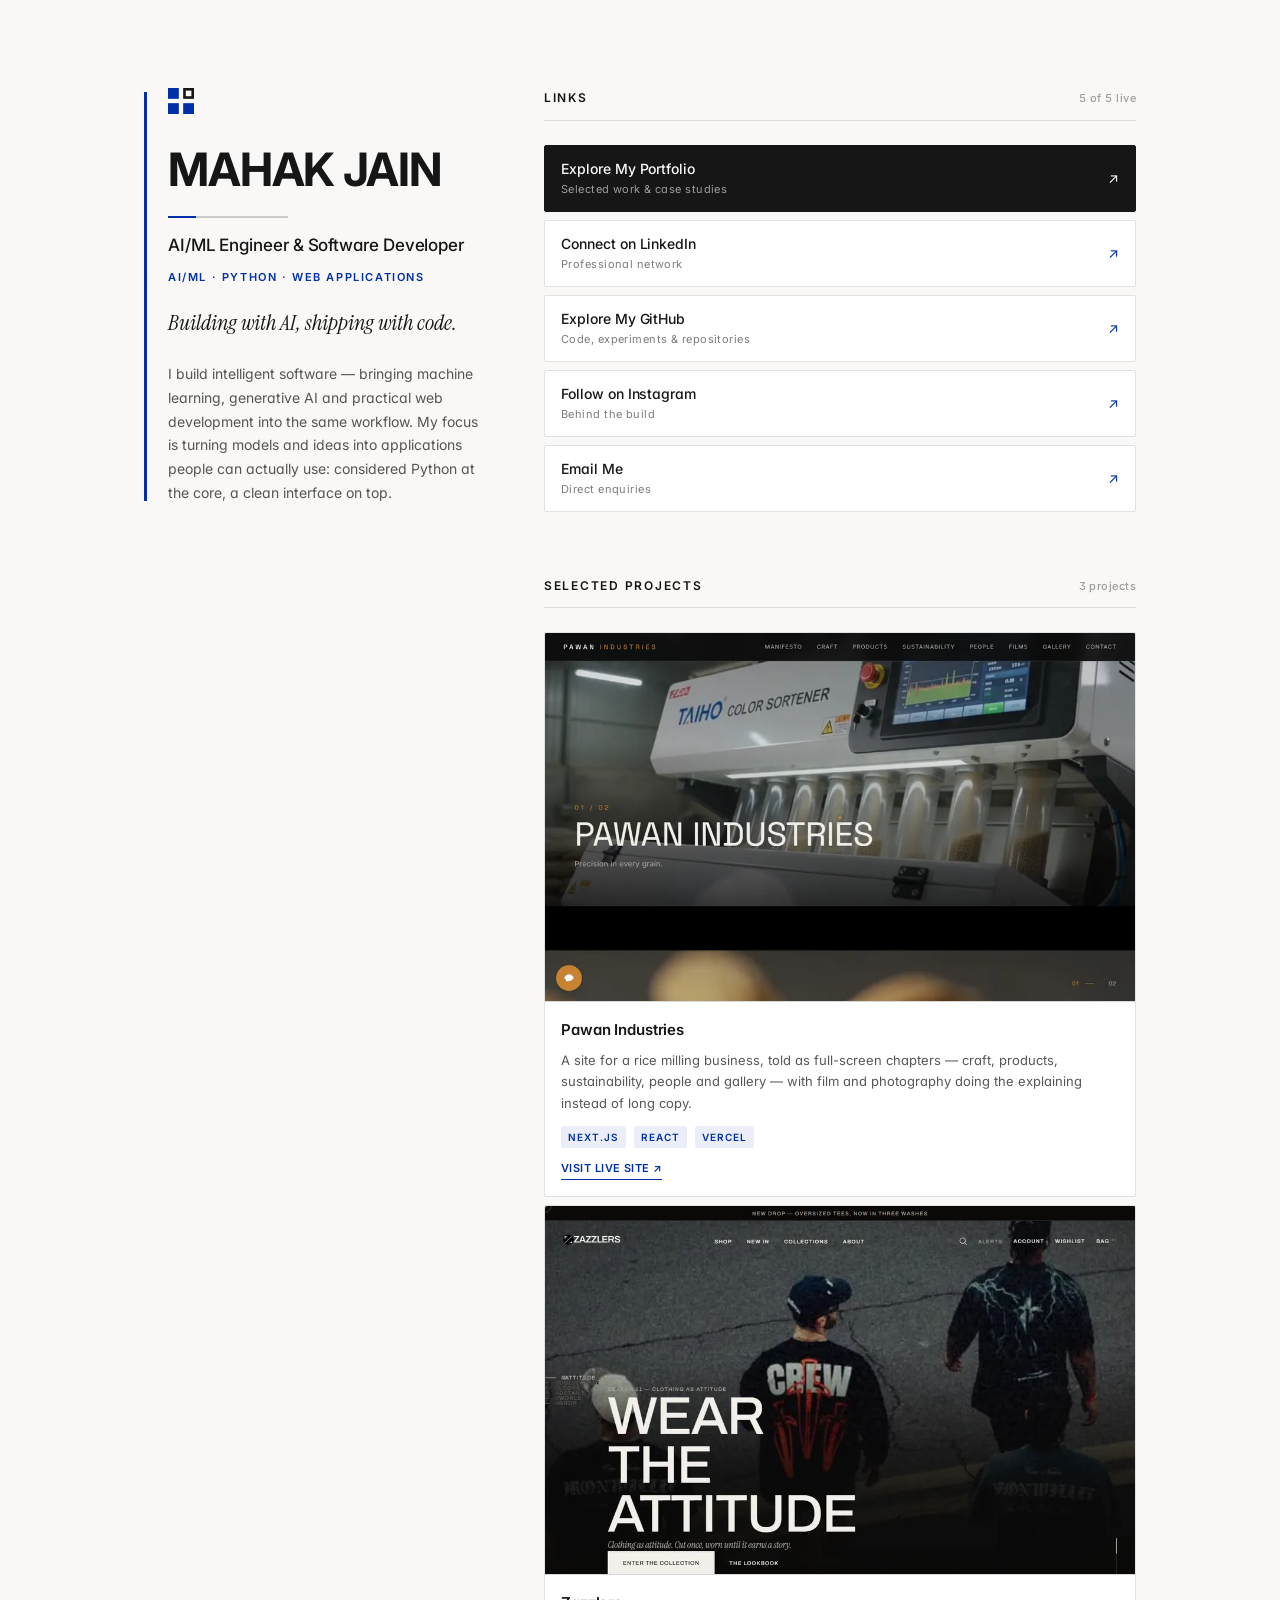
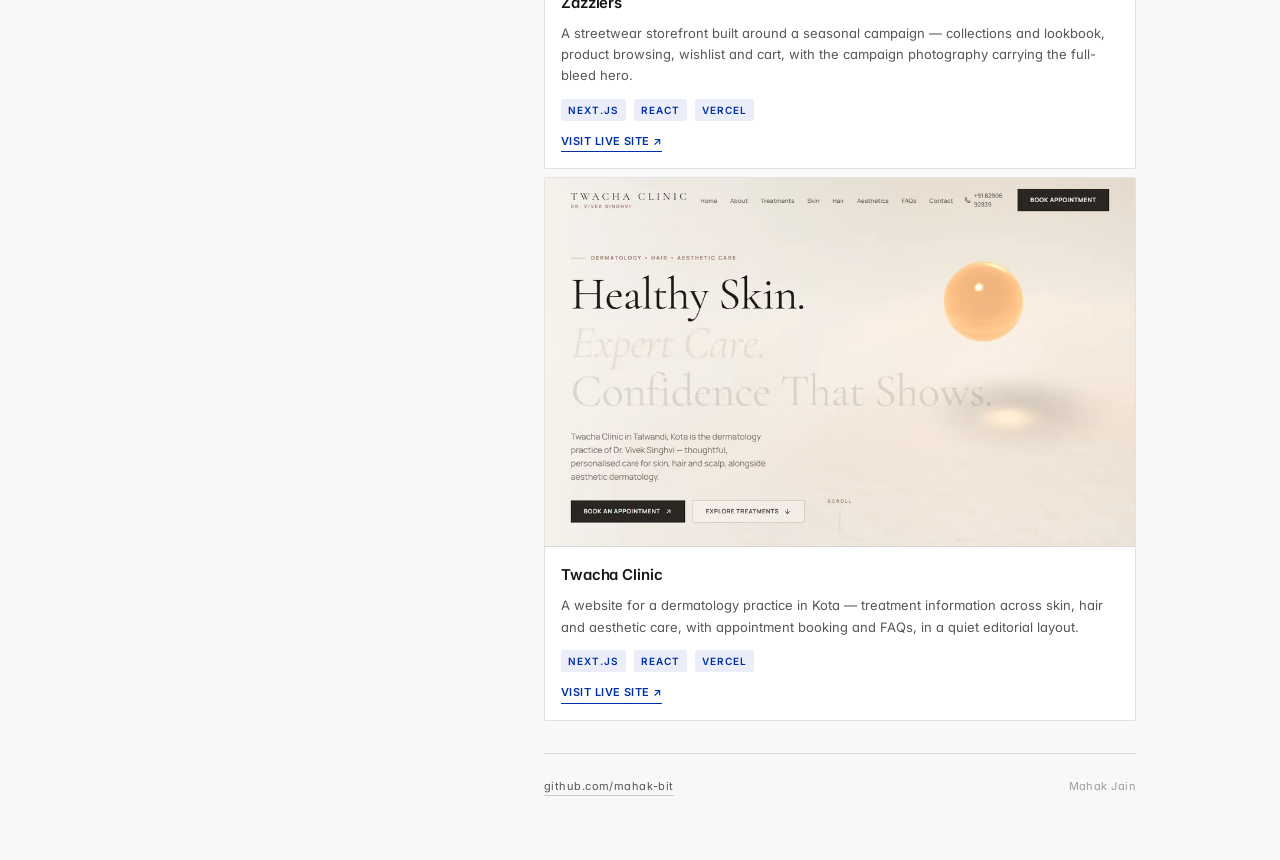
<file: index.html>
<!doctype html>
<html lang="en">
<head>
<meta charset="utf-8">
<meta name="viewport" content="width=device-width, initial-scale=1">
<title>Mahak Jain — AI/ML Engineer &amp; Software Developer</title>
<meta name="description" content="AI/ML Engineer &amp; Software Developer. AI/ML · Python · Web Applications. Building with AI, shipping with code.">
<meta name="author" content="Mahak Jain">
<meta name="color-scheme" content="light">

<meta property="og:type" content="website">
<meta property="og:title" content="Mahak Jain — AI/ML Engineer &amp; Software Developer">
<meta property="og:description" content="AI/ML · Python · Web Applications. Building with AI, shipping with code.">
<meta name="twitter:card" content="summary">

<link rel="icon" href="assets/favicon.svg" type="image/svg+xml">
<link rel="preconnect" href="https://fonts.googleapis.com">
<link rel="preconnect" href="https://fonts.gstatic.com" crossorigin>
<link rel="stylesheet" href="https://fonts.googleapis.com/css2?family=Inter:wght@400;500;600;700&amp;family=Instrument+Serif:ital@0;1&amp;display=swap">
<link rel="stylesheet" href="assets/css/tokens.css">
<link rel="stylesheet" href="assets/css/site.css">
</head>
<body>

<a class="skip" href="#main">Skip to content</a>

<div class="wrap">

  <!-- ===================================================================
       HERO
       The identity copy is written here as the page's resting state so it
       renders with no JavaScript and appears in link previews. app.js then
       re-applies it from config/profile.js, which is the source of truth.
       =================================================================== -->
  <header class="hero">

    <svg class="mark hero__mark" viewBox="0 0 24 24" role="img" aria-label="Mahak Jain monogram mark">
      <rect class="mark__fill" x="0"  y="0"  width="10"  height="10"></rect>
      <rect class="mark__open" x="15.2" y="1.2" width="7.6" height="7.6"></rect>
      <rect class="mark__fill" x="0"  y="14" width="10"  height="10"></rect>
      <rect class="mark__fill" x="14" y="14" width="10"  height="10"></rect>
    </svg>

    <h1 class="hero__name" id="name">Mahak Jain</h1>

    <div class="rule" aria-hidden="true">
      <span class="rule__lead"></span><span class="rule__tail"></span>
    </div>

    <p class="hero__title" id="title">AI/ML Engineer &amp; Software Developer</p>
    <p class="hero__focus" id="focus">AI/ML · PYTHON · WEB APPLICATIONS</p>
    <p class="hero__tagline" id="tagline">Building with AI, shipping with code.</p>
    <p class="hero__intro" id="intro">I build intelligent software — bringing machine learning, generative AI and practical web development into the same workflow. My focus is turning models and ideas into applications people can actually use: considered Python at the core, a clean interface on top.</p>

  </header>

  <main id="main">

    <!-- =================================================================
         LINKS
         Rendered from PROFILE.links. An entry with an empty url renders as
         an inert, clearly-labelled row — never a link to nowhere.
         ================================================================= -->
    <section class="section" aria-labelledby="links-title">
      <div class="section__head">
        <h2 class="section__title" id="links-title">Links</h2>
        <span class="section__count" id="links-count"></span>
      </div>

      <ul class="links" id="links"></ul>

      <noscript>
        <ul class="links">
          <li><a class="link link--primary" href="https://github.com/mahak-bit" target="_blank" rel="noopener noreferrer">
            <span class="link__body">
              <span class="link__label">Explore My GitHub</span>
              <span class="link__meta">Code, experiments &amp; repositories</span>
            </span>
          </a></li>
        </ul>
        <p class="note">The remaining links need JavaScript, or are not configured yet.</p>
      </noscript>
    </section>

    <!-- =================================================================
         SELECTED PROJECTS
         Placeholders until real entries are added to PROFILE.projects.
         Nothing here is presented as a completed project or a result.
         ================================================================= -->
    <section class="section" aria-labelledby="projects-title">
      <div class="section__head">
        <h2 class="section__title" id="projects-title">Selected Projects</h2>
        <span class="section__count" id="projects-count"></span>
      </div>

      <ul class="projects" id="projects"></ul>

      <p class="note" id="projects-note" hidden>
        These entries are placeholders. Edit <code>PROFILE.projects</code> in
        <code>config/profile.js</code> to replace the bracketed text, or delete an
        entry to remove its card.
      </p>
    </section>

  </main>

  <footer class="foot">
    <a class="foot__handle" id="foot-handle" href="https://github.com/mahak-bit" target="_blank" rel="noopener noreferrer">github.com/mahak-bit</a>
    <span class="foot__spacer"></span>
    <span id="foot-name">Mahak Jain</span>
  </footer>

</div>

<script src="config/profile.js"></script>
<script src="assets/js/app.js"></script>
</body>
</html>
</file>
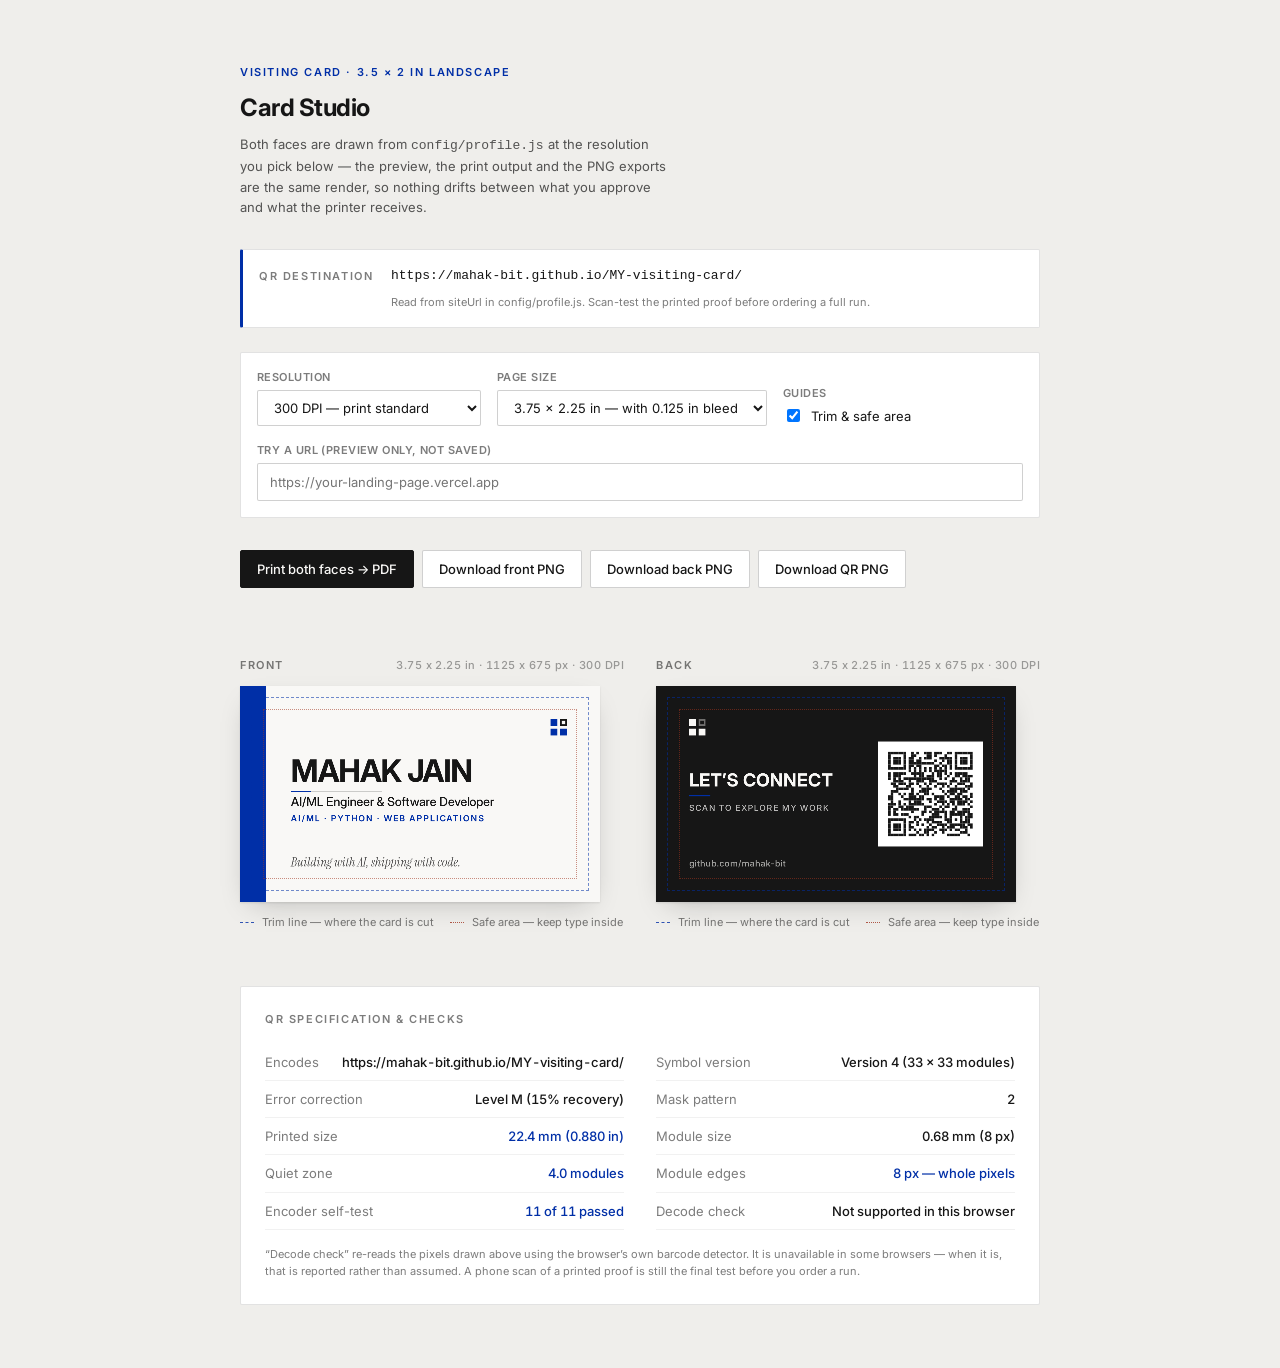
<file: card/card.html>
<!doctype html>
<html lang="en">
<head>
<meta charset="utf-8">
<meta name="viewport" content="width=device-width, initial-scale=1">
<title>Card Studio — Mahak Jain</title>
<meta name="description" content="Preview, verify and export both faces of the Mahak Jain visiting card at print resolution.">
<meta name="robots" content="noindex">
<meta name="color-scheme" content="light">

<link rel="icon" href="../assets/favicon.svg" type="image/svg+xml">
<link rel="preconnect" href="https://fonts.googleapis.com">
<link rel="preconnect" href="https://fonts.gstatic.com" crossorigin>
<link rel="stylesheet" href="https://fonts.googleapis.com/css2?family=Inter:wght@400;500;600;700&amp;family=Instrument+Serif:ital@0;1&amp;display=swap">
<link rel="stylesheet" href="../assets/css/tokens.css">
<link rel="stylesheet" href="../assets/css/card.css">
<!-- Dedicated print stylesheet: one card face per page, at exact size. -->
<link rel="stylesheet" href="../assets/css/card-print.css" media="print">
</head>
<body>

<div class="studio">

  <header class="studio__head">
    <p class="studio__eyebrow">Visiting card · 3.5 × 2 in landscape</p>
    <h1 class="studio__title">Card Studio</h1>
    <p class="studio__sub">
      Both faces are drawn from <code>config/profile.js</code> at the resolution you
      pick below — the preview, the print output and the PNG exports are the same
      render, so nothing drifts between what you approve and what the printer receives.
    </p>
  </header>

  <!-- ===================================================================
       QR DESTINATION STATUS
       The single fact that decides whether this card is printable.
       =================================================================== -->
  <section class="status" id="status" data-state="pending" aria-labelledby="status-label">
    <span class="status__label" id="status-label">QR destination</span>
    <div class="status__body">
      <p class="status__value status__value--none" id="status-value">Checking…</p>
      <p class="status__note" id="status-note"></p>
    </div>
  </section>

  <!-- ===================================================================
       CONTROLS
       =================================================================== -->
  <section class="controls" aria-label="Export settings">

    <div class="field">
      <label class="field__label" for="opt-dpi">Resolution</label>
      <select id="opt-dpi">
        <option value="300" selected>300 DPI — print standard</option>
        <option value="600">600 DPI — crisper small type</option>
        <option value="150">150 DPI — screen proof</option>
      </select>
    </div>

    <div class="field">
      <label class="field__label" for="opt-bleed">Page size</label>
      <select id="opt-bleed">
        <option value="0.125" selected>3.75 × 2.25 in — with 0.125 in bleed</option>
        <option value="0">3.50 × 2.00 in — trimmed, no bleed</option>
      </select>
    </div>

    <div class="field">
      <span class="field__label">Guides</span>
      <label class="check"><input type="checkbox" id="opt-guides" checked> Trim &amp; safe area</label>
    </div>

    <div class="field field--grow">
      <label class="field__label" for="opt-url">Try a URL (preview only, not saved)</label>
      <input type="url" id="opt-url" placeholder="https://your-landing-page.vercel.app" autocomplete="off" spellcheck="false">
    </div>

  </section>

  <div class="actions">
    <button class="btn btn--primary" id="btn-print" type="button">Print both faces → PDF</button>
    <button class="btn" id="btn-front" type="button">Download front PNG</button>
    <button class="btn" id="btn-back" type="button">Download back PNG</button>
    <button class="btn" id="btn-qr" type="button" disabled>Download QR PNG</button>
  </div>
  <p class="save-status" id="save-status" role="status" aria-live="polite"></p>

  <!-- ===================================================================
       THE TWO FACES
       =================================================================== -->
  <div class="faces">

    <section class="face" aria-labelledby="label-front">
      <h2 class="face__label" id="label-front">
        Front
        <span class="face__dim" id="dim-front"></span>
      </h2>
      <div class="stage" id="stage-front" data-guides="on">
        <canvas id="canvas-front" role="img"
                aria-label="Visiting card front: Mahak Jain, AI/ML Engineer and Software Developer, AI/ML · Python · Web Applications, Building with AI shipping with code."></canvas>
        <div class="guide guide--trim"></div>
        <div class="guide guide--safe"></div>
      </div>
      <p class="legend">
        <span><i class="i-trim"></i> Trim line — where the card is cut</span>
        <span><i class="i-safe"></i> Safe area — keep type inside</span>
      </p>
    </section>

    <section class="face" aria-labelledby="label-back">
      <h2 class="face__label" id="label-back">
        Back
        <span class="face__dim" id="dim-back"></span>
      </h2>
      <div class="stage" id="stage-back" data-guides="on">
        <canvas id="canvas-back" role="img"
                aria-label="Visiting card back: Let's connect. Scan to explore my work. QR code and github.com/mahak-bit."></canvas>
        <div class="guide guide--trim"></div>
        <div class="guide guide--safe"></div>
      </div>
      <p class="legend">
        <span><i class="i-trim"></i> Trim line — where the card is cut</span>
        <span><i class="i-safe"></i> Safe area — keep type inside</span>
      </p>
    </section>

  </div>

  <!-- ===================================================================
       QR SPECIFICATION — measured from what was actually drawn
       =================================================================== -->
  <section class="spec" aria-labelledby="spec-title">
    <h2 class="spec__title" id="spec-title">QR specification &amp; checks</h2>
    <dl class="spec__grid" id="spec"></dl>
    <p class="status__note" style="margin-top:1rem">
      “Decode check” re-reads the pixels drawn above using the browser’s own
      barcode detector. It is unavailable in some browsers — when it is, that is
      reported rather than assumed. A phone scan of a printed proof is still the
      final test before you order a run.
    </p>
  </section>

</div>

<script src="../config/profile.js"></script>
<script src="../assets/js/qr.js"></script>
<script src="../assets/js/card-render.js"></script>
<script src="../assets/js/card.js"></script>
</body>
</html>
</file>
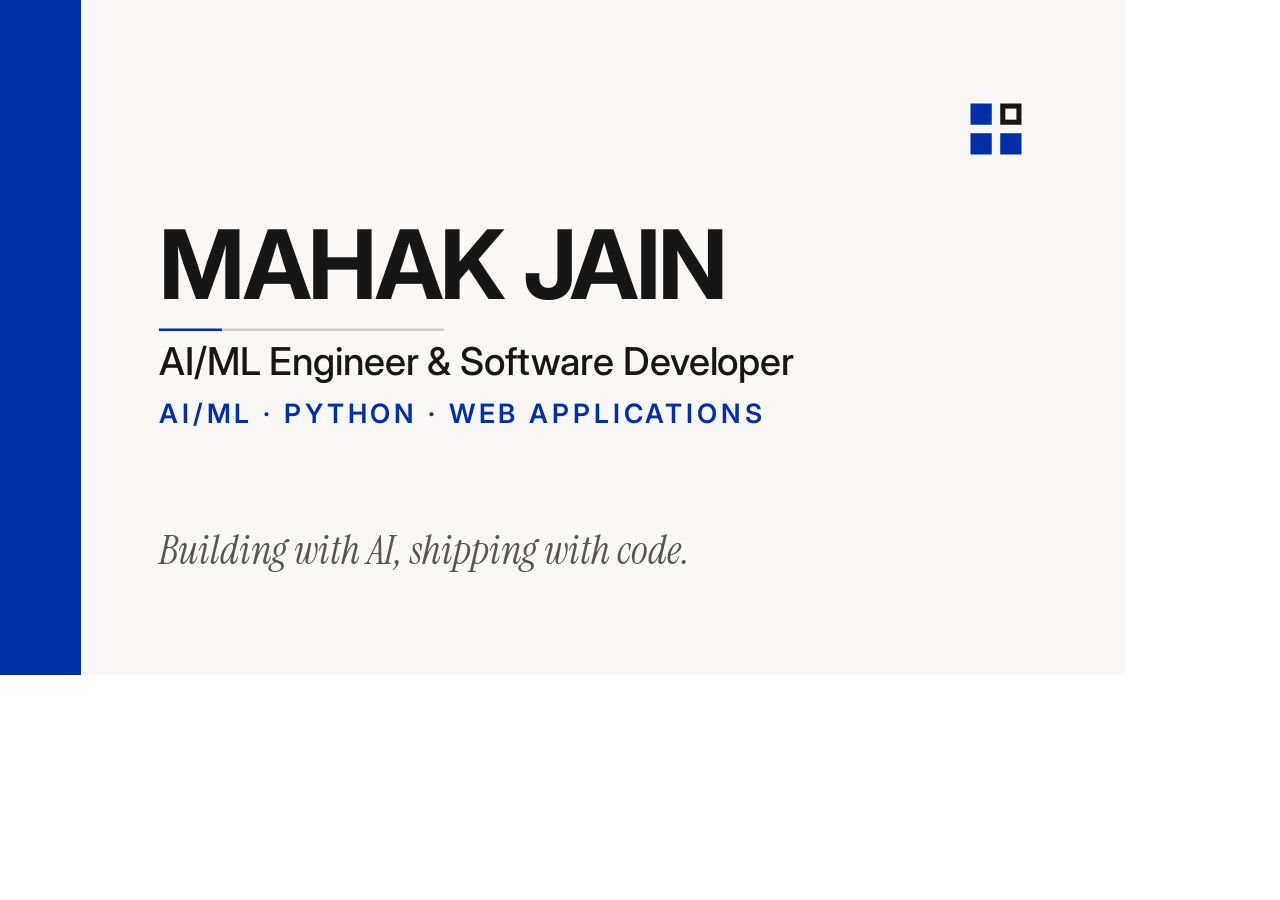
<file: tools/export-face.html>
<!doctype html>
<html lang="en">
<head>
<meta charset="utf-8">
<title>Export face</title>
<!--
  ============================================================================
  BUILD HELPER — not part of the website.

  Renders ONE card face at its natural pixel size with no page chrome, so a
  headless browser window sized to match captures the artwork 1:1. This is a
  pixel-exact export of the canvas, not a screenshot of a scaled preview.

  Driven by tools/export.sh. Query parameters:
    face  = front | back          which side to draw
    dpi   = 300 | 600 | ...       device pixels per inch
    bleed = 0.125 | 0             inches of bleed per side
    url   = <https url>           optional: override PROFILE.siteUrl, so a
                                  preview can show a real scannable code
                                  before the landing page is deployed
  ============================================================================
-->
<link rel="preconnect" href="https://fonts.googleapis.com">
<link rel="preconnect" href="https://fonts.gstatic.com" crossorigin>
<link rel="stylesheet" href="https://fonts.googleapis.com/css2?family=Inter:wght@400;500;600;700&amp;family=Instrument+Serif:ital@0;1&amp;display=swap">
<style>
  html, body { margin: 0; padding: 0; background: #FFFFFF; }
  canvas { display: block; }
  /* Signals readiness to the driver script. */
  html[data-state="ready"]::after { content: ''; }
</style>
</head>
<body>
<canvas id="c"></canvas>

<script src="../config/profile.js"></script>
<script src="../assets/js/qr.js"></script>
<script src="../assets/js/card-render.js"></script>
<script>
(function () {
  'use strict';

  var q = new URLSearchParams(location.search);
  var face  = q.get('face') === 'back' ? 'back' : 'front';
  var dpi   = parseFloat(q.get('dpi'))   || 300;
  var bleed = q.get('bleed') != null ? parseFloat(q.get('bleed')) : 0.125;
  var override = (q.get('url') || '').trim();

  var P = window.PROFILE;
  if (override) { P = Object.assign({}, P, { siteUrl: override }); }

  /* Build the QR only from a real, absolute, public http(s) URL. */
  var qr = null;
  var src = String(P.siteUrl || '').trim();
  if (src && !/[\[\]]/.test(src)) {
    try {
      var u = new URL(src);
      var h = u.hostname.toLowerCase();
      var local = h === 'localhost' || /\.localhost$|\.local$/.test(h) ||
                  /^127\.|^10\.|^192\.168\.|^169\.254\.|^172\.(1[6-9]|2\d|3[01])\./.test(h) ||
                  h === '0.0.0.0';
      if ((u.protocol === 'https:' || u.protocol === 'http:') && !local && h.indexOf('.') > -1) {
        qr = window.QR.encode(src, { ecc: (P.print && P.print.qrEcc) || 'M' });
      }
    } catch (e) { qr = null; }
  }

  var canvas = document.getElementById('c');

  function draw() {
    var m = window.CardRender.render(canvas, face, {
      dpi: dpi, bleed: bleed, profile: P, qr: qr
    });
    /* Lock the CSS box to the device pixels so the capture is 1:1. */
    canvas.style.width  = m.widthPx + 'px';
    canvas.style.height = m.heightPx + 'px';
    document.title = face + ' ' + m.widthPx + 'x' + m.heightPx;
    document.documentElement.setAttribute('data-state', 'ready');
    document.documentElement.setAttribute('data-size', m.widthPx + 'x' + m.heightPx);
    document.documentElement.setAttribute('data-qr', qr ? qr.text : 'pending');
  }

  /* Draw once so nothing is blank, then redraw with the real faces loaded. */
  draw();

  if (document.fonts && document.fonts.load) {
    Promise.all(window.CardRender.requiredFonts().map(function (f) {
      return document.fonts.load(f, 'MAHAK JAIN abcdefghijklmnopqrstuvwxyz0123456789/&·.’');
    })).then(function () { return document.fonts.ready; })
      .then(draw)
      .catch(draw);
  }
})();
</script>
</body>
</html>
</file>
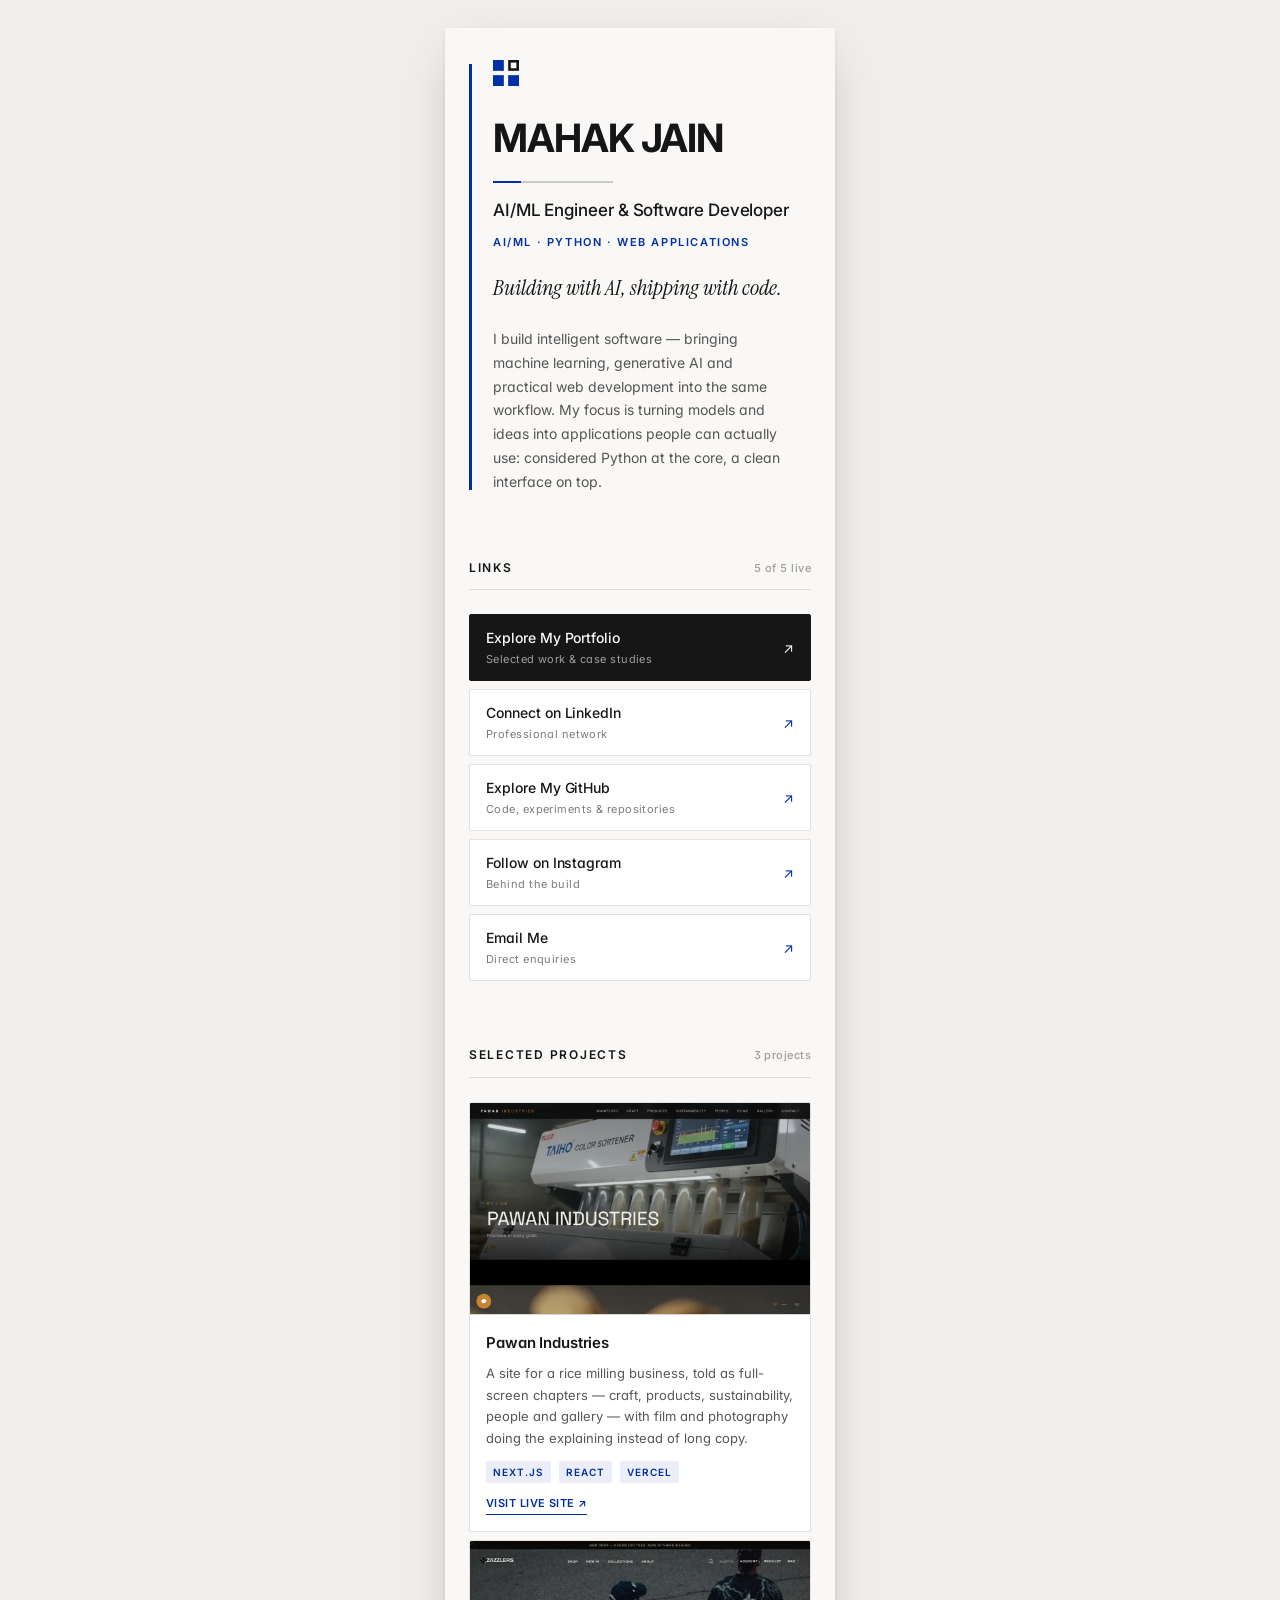
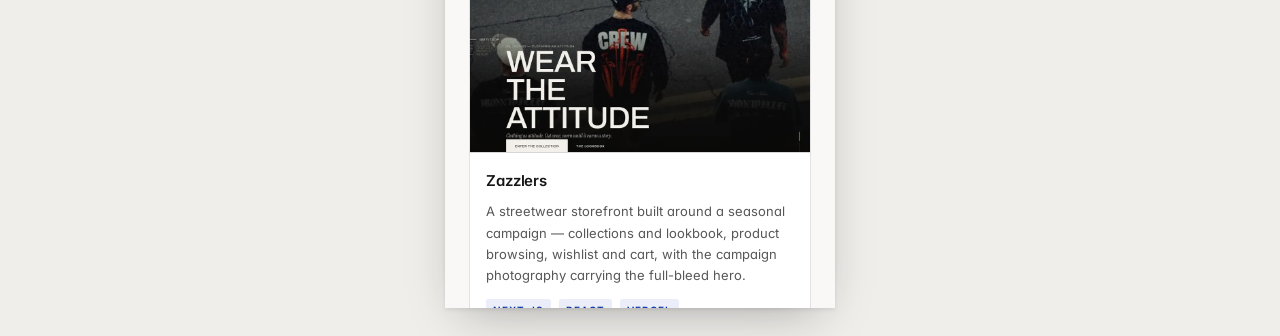
<file: tools/preview-mobile.html>
<!doctype html>
<html lang="en">
<head>
<meta charset="utf-8">
<title>Mobile preview</title>
<!--
  ============================================================================
  BUILD HELPER — not part of the website.

  Headless Chromium on Windows refuses a window narrower than ~500px, so a
  direct screenshot cannot show a true phone layout. An iframe gets its own
  layout viewport, so the page inside really is laid out at 390px — the width
  of a common phone — and the capture is honest rather than a cropped desktop
  render.

  Driven by tools/export.sh.
  ============================================================================
-->
<style>
  html, body { margin: 0; padding: 0; background: #EFEEEB; }
  .frame {
    display: block;
    width: 390px;
    height: 1880px;
    margin: 28px auto;
    border: 0;
    background: #F9F8F6;
    box-shadow: 0 2px 4px rgba(22,22,22,0.08), 0 18px 48px -18px rgba(22,22,22,0.35);
  }
</style>
</head>
<body>
<iframe class="frame" src="../index.html" title="Landing page at 390px"></iframe>
</body>
</html>
</file>
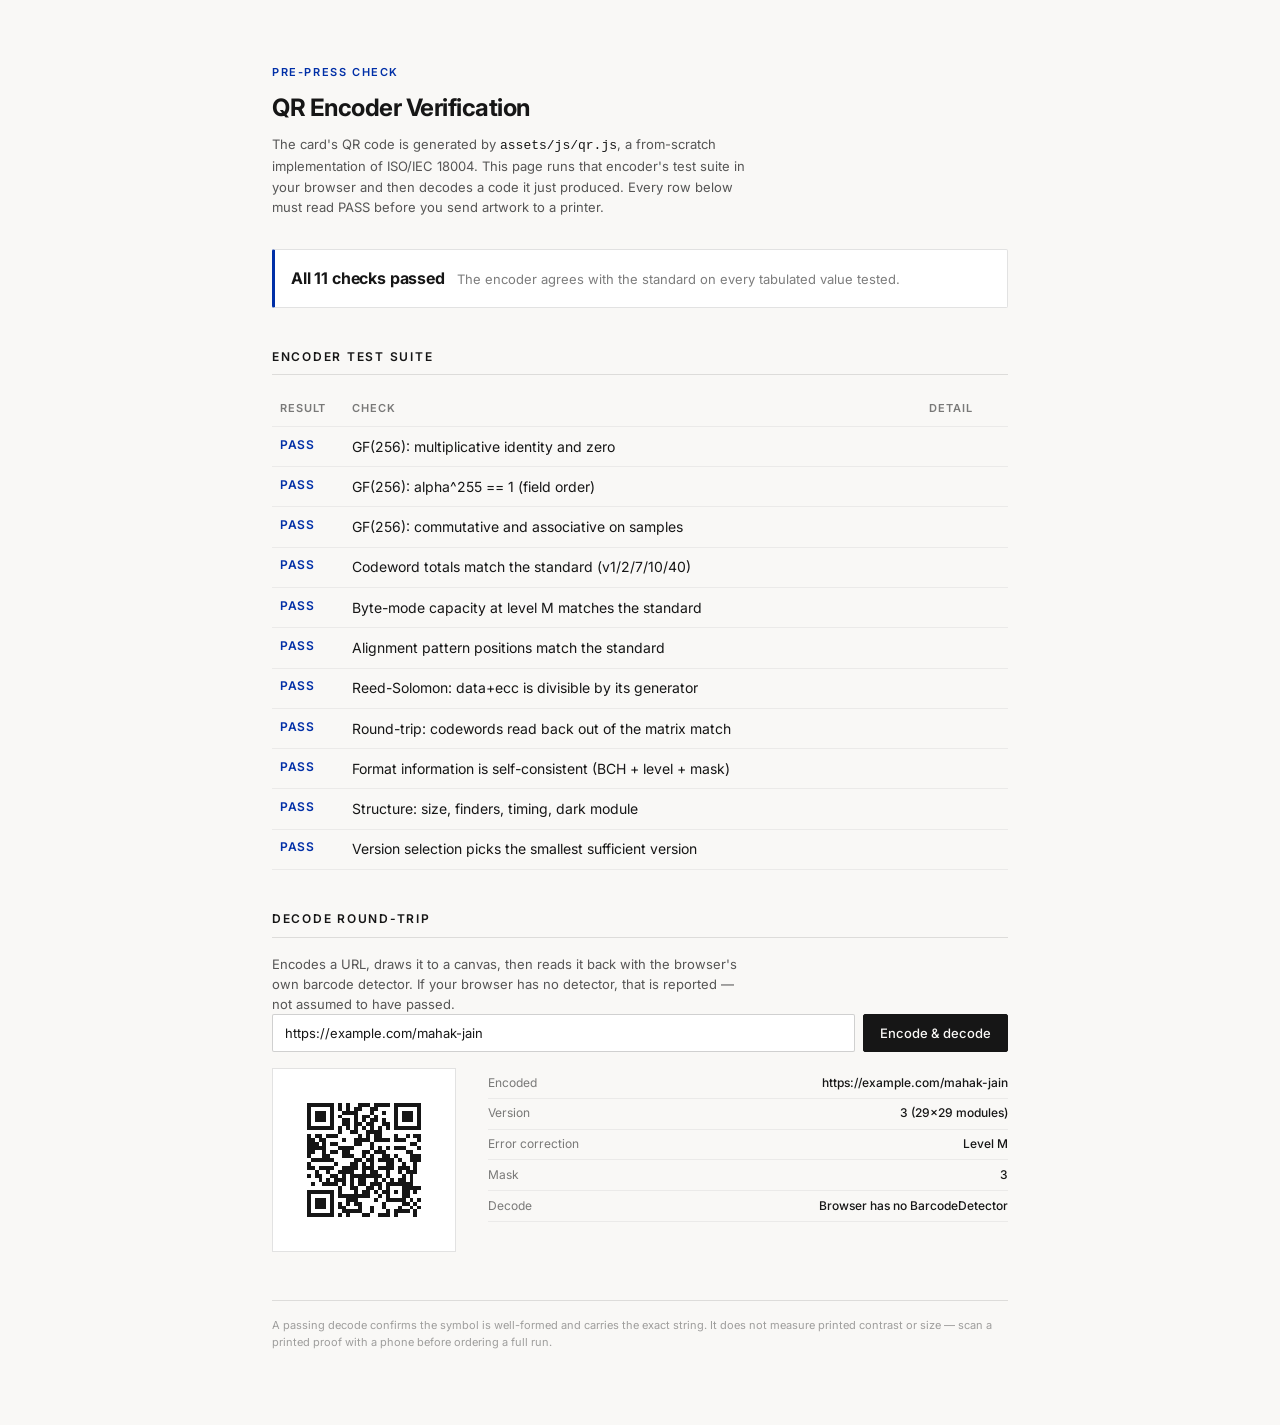
<file: tools/verify.html>
<!doctype html>
<html lang="en">
<head>
<meta charset="utf-8">
<meta name="viewport" content="width=device-width, initial-scale=1">
<title>QR Encoder Verification</title>
<meta name="description" content="Runs the QR encoder's test suite and decodes a generated code back, before anything is sent to print.">
<meta name="robots" content="noindex">
<meta name="color-scheme" content="light">
<link rel="icon" href="../assets/favicon.svg" type="image/svg+xml">
<link rel="preconnect" href="https://fonts.googleapis.com">
<link rel="preconnect" href="https://fonts.gstatic.com" crossorigin>
<link rel="stylesheet" href="https://fonts.googleapis.com/css2?family=Inter:wght@400;500;600;700&amp;display=swap">
<link rel="stylesheet" href="../assets/css/tokens.css">
<style>
  *, *::before, *::after { box-sizing: border-box; }
  body {
    margin: 0; background: var(--ivory); color: var(--ink);
    font-family: var(--sans); font-size: 0.875rem; line-height: 1.55;
    -webkit-font-smoothing: antialiased;
  }
  .wrap { max-width: 50rem; margin: 0 auto; padding: 2rem 1rem 4rem; }
  @media (min-width: 40rem) { .wrap { padding: 4rem 2rem; } }
  .eyebrow {
    margin: 0 0 0.5rem; font-size: 0.6875rem; font-weight: 600;
    letter-spacing: 0.145em; text-transform: uppercase; color: var(--cobalt);
  }
  h1 { margin: 0 0 0.5rem; font-size: 1.5rem; font-weight: 700; letter-spacing: -0.02em; }
  .lede { margin: 0 0 2rem; max-width: 60ch; color: var(--ink-72); font-size: 0.8125rem; }
  h2 {
    margin: 2.5rem 0 1rem; padding-bottom: 0.5rem;
    border-bottom: 1px solid var(--ink-12);
    font-size: 0.75rem; font-weight: 600; letter-spacing: 0.145em;
    text-transform: uppercase;
  }
  .banner {
    display: flex; align-items: baseline; gap: 0.75rem;
    padding: 1rem; border: 1px solid var(--ink-12); border-left-width: 3px;
    background: var(--white); border-radius: 2px; margin-bottom: 1rem;
  }
  .banner[data-tone="pass"] { border-left-color: var(--cobalt); }
  .banner[data-tone="fail"] { border-left-color: #A3341F; }
  .banner[data-tone="wait"] { border-left-color: var(--ink-20); }
  .banner strong { font-size: 1rem; font-weight: 700; letter-spacing: -0.01em; }
  .banner span { color: var(--ink-56); font-size: 0.8125rem; }
  table { width: 100%; border-collapse: collapse; }
  th, td { text-align: left; padding: 0.55rem 0.5rem; border-bottom: 1px solid var(--ink-06); vertical-align: top; }
  th {
    font-size: 0.6875rem; font-weight: 600; letter-spacing: 0.08em;
    text-transform: uppercase; color: var(--ink-56);
  }
  td.v { width: 4.5rem; font-weight: 600; font-size: 0.75rem; letter-spacing: 0.06em; }
  td.v[data-pass="yes"] { color: var(--cobalt); }
  td.v[data-pass="no"]  { color: #A3341F; }
  td.d { color: var(--ink-56); font-size: 0.75rem; font-family: ui-monospace, SFMono-Regular, Menlo, Consolas, monospace; }
  .scroll { overflow-x: auto; }
  .sample { display: flex; flex-wrap: wrap; gap: 2rem; align-items: flex-start; margin-top: 1rem; }
  .sample canvas {
    width: 184px; height: 184px; image-rendering: pixelated;
    border: 1px solid var(--ink-12); background: #fff;
  }
  .sample dl { margin: 0; font-size: 0.75rem; flex: 1 1 16rem; }
  .sample .r { display: flex; gap: 1rem; padding: 0.35rem 0; border-bottom: 1px solid var(--ink-06); }
  .sample dt { color: var(--ink-56); margin: 0; }
  .sample dd { margin: 0 0 0 auto; font-weight: 500; text-align: right; word-break: break-all; }
  .field { display: flex; flex-wrap: wrap; gap: 0.5rem; margin-bottom: 1rem; }
  .field input {
    font: inherit; font-size: 0.8125rem; padding: 0.5rem 0.75rem; flex: 1 1 20rem;
    border: 1px solid var(--ink-20); border-radius: 2px; background: var(--white); color: var(--ink);
  }
  .field button {
    font: inherit; font-size: 0.8125rem; font-weight: 500; padding: 0.5rem 1rem;
    background: var(--ink); color: var(--ivory); border: 1px solid var(--ink);
    border-radius: 2px; cursor: pointer;
  }
  :focus-visible { outline: 2px solid var(--cobalt); outline-offset: 2px; }
  .foot { margin-top: 3rem; padding-top: 1rem; border-top: 1px solid var(--ink-12); font-size: 0.6875rem; color: var(--ink-40); }
  code { font-family: ui-monospace, SFMono-Regular, Menlo, Consolas, monospace; color: var(--ink); }
</style>
</head>
<body>
<div class="wrap">

  <p class="eyebrow">Pre-press check</p>
  <h1>QR Encoder Verification</h1>
  <p class="lede">
    The card's QR code is generated by <code>assets/js/qr.js</code>, a
    from-scratch implementation of ISO/IEC 18004. This page runs that encoder's
    test suite in your browser and then decodes a code it just produced. Every
    row below must read PASS before you send artwork to a printer.
  </p>

  <div class="banner" id="banner" data-tone="wait">
    <strong id="banner-head">Running…</strong>
    <span id="banner-sub"></span>
  </div>

  <h2>Encoder test suite</h2>
  <div class="scroll">
    <table>
      <thead><tr><th>Result</th><th>Check</th><th>Detail</th></tr></thead>
      <tbody id="tests"></tbody>
    </table>
  </div>

  <h2>Decode round-trip</h2>
  <p class="lede" style="margin-bottom:0">
    Encodes a URL, draws it to a canvas, then reads it back with the browser's
    own barcode detector. If your browser has no detector, that is reported —
    not assumed to have passed.
  </p>
  <div class="field">
    <input type="url" id="probe" value="https://example.com/mahak-jain" spellcheck="false" autocomplete="off">
    <button type="button" id="go">Encode &amp; decode</button>
  </div>
  <div class="sample">
    <canvas id="sample" width="184" height="184"></canvas>
    <dl id="sample-spec"></dl>
  </div>

  <p class="foot">
    A passing decode confirms the symbol is well-formed and carries the exact
    string. It does not measure printed contrast or size — scan a printed proof
    with a phone before ordering a full run.
  </p>

</div>

<script src="../assets/js/qr.js"></script>
<script>
(function () {
  'use strict';

  function el(t, c, x) { var n = document.createElement(t); if (c) n.className = c; if (x != null) n.textContent = x; return n; }

  /* --- suite ---------------------------------------------------------- */
  var results = QR.selfTest();
  var body = document.getElementById('tests');
  var failed = 0;

  results.forEach(function (r) {
    if (!r.pass) { failed++; }
    var tr = el('tr');
    var v = el('td', 'v', r.pass ? 'PASS' : 'FAIL');
    v.setAttribute('data-pass', r.pass ? 'yes' : 'no');
    tr.appendChild(v);
    tr.appendChild(el('td', null, r.name));
    tr.appendChild(el('td', 'd', r.pass ? '' : r.detail));
    body.appendChild(tr);
  });

  var banner = document.getElementById('banner');
  banner.setAttribute('data-tone', failed ? 'fail' : 'pass');
  document.getElementById('banner-head').textContent =
    failed ? failed + ' of ' + results.length + ' checks FAILED' : 'All ' + results.length + ' checks passed';
  document.getElementById('banner-sub').textContent =
    failed ? 'Do not print. The detail column names the failing invariant.'
           : 'The encoder agrees with the standard on every tabulated value tested.';

  /* --- decode round-trip ---------------------------------------------- */
  var canvas = document.getElementById('sample');
  var spec = document.getElementById('sample-spec');

  function row(dt, dd) {
    var d = el('div', 'r');
    d.appendChild(el('dt', null, dt));
    d.appendChild(el('dd', null, dd));
    spec.appendChild(d);
  }

  function run() {
    var text = document.getElementById('probe').value.trim();
    spec.textContent = '';
    var ctx = canvas.getContext('2d');
    ctx.fillStyle = '#fff'; ctx.fillRect(0, 0, canvas.width, canvas.height);

    if (!text) { row('Status', 'Enter a URL'); return; }

    var qr;
    try { qr = QR.encode(text, { ecc: 'M' }); }
    catch (e) { row('Status', 'Encode failed: ' + e.message); return; }

    /* Draw at a whole-pixel module size with a 4-module quiet zone. */
    var quiet = 4, n = qr.size + quiet * 2;
    var mod = Math.max(1, Math.floor(canvas.width / n));
    var pad = Math.floor((canvas.width - mod * n) / 2);
    ctx.fillStyle = '#161616';
    for (var y = 0; y < qr.size; y++) {
      for (var x = 0; x < qr.size; x++) {
        if (qr.modules[y][x]) {
          ctx.fillRect(pad + (x + quiet) * mod, pad + (y + quiet) * mod, mod, mod);
        }
      }
    }

    row('Encoded', qr.text);
    row('Version', qr.version + ' (' + qr.size + '×' + qr.size + ' modules)');
    row('Error correction', 'Level ' + qr.ecc);
    row('Mask', String(qr.mask));

    if (!('BarcodeDetector' in window)) {
      row('Decode', 'Browser has no BarcodeDetector');
      return;
    }
    row('Decode', 'checking…');
    var dd = spec.lastChild.querySelector('dd');
    window.BarcodeDetector.getSupportedFormats().then(function (f) {
      if (f.indexOf('qr_code') === -1) { dd.textContent = 'qr_code format unsupported'; return; }
      return new window.BarcodeDetector({ formats: ['qr_code'] }).detect(canvas).then(function (res) {
        if (!res.length) { dd.textContent = 'FAIL — no code detected'; return; }
        dd.textContent = (res[0].rawValue === qr.text)
          ? 'PASS — decoded identical string'
          : 'FAIL — decoded "' + res[0].rawValue + '"';
      });
    }).catch(function (e) { dd.textContent = 'Detector error: ' + e.message; });
  }

  document.getElementById('go').addEventListener('click', run);
  run();
})();
</script>
</body>
</html>
</file>
<file: assets/css/tokens.css>
/* ============================================================================
   BRAND TOKENS — the single place every colour, face and measure is defined.
   Shared by the landing page and both visiting-card faces.

   SINGLE-THEME BY DESIGN. This is a printed-identity system: the ivory ground
   and near-black type are the brand, exactly as they are on the card. The page
   therefore commits to one visual world rather than inverting for dark mode —
   every colour is painted explicitly so the page holds on any host ground.
   (Cobalt on near-black measures 1.7:1, far below the accessible floor, so a
   dark inversion could not keep the accent without leaving the palette.)
   ========================================================================== */

:root {
  color-scheme: light;

  /* --- Palette: the only four colours in the system -------------------- */
  --ivory:   #F9F8F6;   /* warm ivory  — primary ground              */
  --ink:     #161616;   /* near-black  — all primary type            */
  --cobalt:  #002FA7;   /* electric cobalt — accent, used sparingly  */
  --white:   #FFFFFF;   /* pure white  — surfaces, QR field          */

  /* --- Tints derived from the palette (never a new hue) ---------------- */
  --ink-72:  rgba(22, 22, 22, 0.72);
  --ink-56:  rgba(22, 22, 22, 0.56);
  --ink-40:  rgba(22, 22, 22, 0.40);
  --ink-20:  rgba(22, 22, 22, 0.20);
  --ink-12:  rgba(22, 22, 22, 0.12);
  --ink-06:  rgba(22, 22, 22, 0.06);
  --cobalt-08: rgba(0, 47, 167, 0.08);

  /* --- Typography ------------------------------------------------------ */
  --sans:  'Inter', -apple-system, BlinkMacSystemFont, 'Segoe UI',
           'Helvetica Neue', Arial, sans-serif;
  --serif: 'Instrument Serif', 'Iowan Old Style', 'Palatino Linotype',
           Georgia, 'Times New Roman', serif;

  --t-name:  clamp(2.125rem, 10vw, 2.875rem); /* the name — focal point  */
  --t-h2:    0.75rem;                          /* tracked caps headings  */
  --t-body:  1rem;
  --t-sm:    0.875rem;
  --t-xs:    0.8125rem;
  --t-micro: 0.6875rem;

  --track-tight: -0.025em;
  --track-caps:   0.145em;
  --track-wide:   0.04em;

  /* --- Spacing (8px base) ---------------------------------------------- */
  --s-1: 0.25rem; --s-2: 0.5rem;  --s-3: 0.75rem; --s-4: 1rem;
  --s-5: 1.5rem;  --s-6: 2rem;    --s-7: 2.75rem; --s-8: 4rem;
  --s-9: 5.5rem;

  /* --- Geometry -------------------------------------------------------- */
  --radius:  2px;      /* near-square: Swiss, not rounded-friendly */
  --measure: 33rem;    /* single-column max width */
  --rail:    3px;      /* the cobalt rail — echoes the card's left bar */

  /* --- Motion (minimal by design) -------------------------------------- */
  --ease: cubic-bezier(0.2, 0, 0.2, 1);
  --fast: 130ms;
}

@media (prefers-reduced-motion: reduce) {
  :root { --fast: 0ms; }
  *, *::before, *::after {
    animation-duration: 0.001ms !important;
    transition-duration: 0.001ms !important;
    scroll-behavior: auto !important;
  }
}
</file>
<file: assets/css/site.css>
/* ============================================================================
   site.css — Mahak Jain, personal landing page.
   Mobile-first. One column. Depends on tokens.css for every colour and face.
   ========================================================================== */

*, *::before, *::after { box-sizing: border-box; }

html { -webkit-text-size-adjust: 100%; }

body {
  margin: 0;
  background: var(--ivory);
  color: var(--ink);
  font-family: var(--sans);
  font-size: var(--t-body);
  line-height: 1.6;
  font-feature-settings: 'cv11' 1, 'ss01' 1;   /* Inter's single-storey a / alt g */
  -webkit-font-smoothing: antialiased;
  text-rendering: optimizeLegibility;
}

/* --- Accessibility -------------------------------------------------------- */

.skip {
  position: absolute; left: -9999px; top: 0;
  background: var(--ink); color: var(--ivory);
  padding: var(--s-2) var(--s-4); z-index: 10;
  font-size: var(--t-sm); text-decoration: none;
}
.skip:focus { left: 0; }

:focus-visible {
  outline: 2px solid var(--cobalt);
  outline-offset: 3px;
}

/* --- Shell ---------------------------------------------------------------- */

.wrap {
  max-width: var(--measure);
  margin: 0 auto;
  padding: var(--s-6) var(--s-5) var(--s-8);
}

@media (min-width: 40rem) {
  .wrap { padding: var(--s-8) var(--s-6) var(--s-8); }
}


/* --- Brand mark (2x2 module grid; one square left open) ------------------ */

.mark { display: block; width: 26px; height: 26px; }
.mark__fill { fill: var(--cobalt); }
.mark__open { fill: none; stroke: var(--ink); stroke-width: 2.4; }

/* --- Hero ----------------------------------------------------------------- */

.hero {
  position: relative;
  padding-left: var(--s-5);
  margin-bottom: var(--s-8);
}

/* The cobalt rail — the landing page's echo of the card's left bar. */
.hero::before {
  content: '';
  position: absolute;
  left: 0; top: 4px; bottom: 4px;
  width: var(--rail);
  background: var(--cobalt);
}

.hero__mark { margin-bottom: var(--s-6); }

.hero__name {
  margin: 0;
  font-size: var(--t-name);
  font-weight: 700;
  letter-spacing: var(--track-tight);
  line-height: 1.0;
  text-transform: uppercase;
  color: var(--ink);
  text-wrap: balance;
}

/* Hairline divider with a cobalt leading segment. */
.rule {
  display: flex;
  margin: var(--s-5) 0 var(--s-4);
  height: 2px;
  width: 7.5rem;
}
.rule__lead { width: 1.75rem; background: var(--cobalt); }
.rule__tail { flex: 1; background: var(--ink-20); }

.hero__title {
  margin: 0;
  font-size: 1.0625rem;
  font-weight: 500;
  letter-spacing: -0.005em;
  line-height: 1.35;
  color: var(--ink);
}

.hero__focus {
  margin: var(--s-3) 0 0;
  font-size: var(--t-micro);
  font-weight: 600;
  letter-spacing: var(--track-caps);
  text-transform: uppercase;
  color: var(--cobalt);
  line-height: 1.5;
}

.hero__tagline {
  margin: var(--s-5) 0 0;
  font-family: var(--serif);
  font-style: italic;
  font-size: 1.375rem;
  font-weight: 400;
  line-height: 1.3;
  color: var(--ink);
  text-wrap: balance;
}

.hero__intro {
  margin: var(--s-5) 0 0;
  max-width: 32ch;
  font-size: var(--t-sm);
  line-height: 1.7;
  color: var(--ink-72);
}
@media (min-width: 30rem) { .hero__intro { max-width: 46ch; } }

/* --- Section furniture ---------------------------------------------------- */

.section { margin-bottom: var(--s-8); }

.section__head {
  display: flex;
  align-items: baseline;
  gap: var(--s-3);
  margin-bottom: var(--s-5);
  padding-bottom: var(--s-3);
  border-bottom: 1px solid var(--ink-12);
}

.section__title {
  margin: 0;
  font-size: var(--t-h2);
  font-weight: 600;
  letter-spacing: var(--track-caps);
  text-transform: uppercase;
  color: var(--ink);
}

.section__count {
  font-size: var(--t-micro);
  font-weight: 500;
  letter-spacing: var(--track-wide);
  color: var(--ink-40);
  font-variant-numeric: tabular-nums;
  margin-left: auto;
}

/* --- Link list ------------------------------------------------------------
   Rows, not floating cards: the hairline grid is the Swiss device, and it
   keeps five items reading as one object instead of five separate boxes.
   ------------------------------------------------------------------------- */

.links { display: flex; flex-direction: column; gap: var(--s-2); list-style: none; margin: 0; padding: 0; }

.link {
  display: flex;
  align-items: center;
  gap: var(--s-4);
  min-height: 3.5rem;                 /* comfortable tap target */
  padding: var(--s-3) var(--s-4);
  background: var(--white);
  border: 1px solid var(--ink-12);
  border-radius: var(--radius);
  color: var(--ink);
  text-decoration: none;
  transition: border-color var(--fast) var(--ease),
              background-color var(--fast) var(--ease);
}

.link:hover, .link:focus-visible { border-color: var(--ink); }

/* The primary destination carries the ink fill; the rest stay quiet. */
.link--primary {
  background: var(--ink);
  border-color: var(--ink);
  color: var(--ivory);
}
.link--primary:hover, .link--primary:focus-visible { background: #000; border-color: #000; }
.link--primary .link__meta { color: var(--ivory); opacity: 0.6; }
.link--primary .link__arrow { color: var(--ivory); }

.link__body { display: flex; flex-direction: column; gap: 1px; min-width: 0; }

.link__label {
  font-size: var(--t-sm);
  font-weight: 500;
  letter-spacing: -0.003em;
}

.link__meta {
  font-size: var(--t-micro);
  color: var(--ink-56);
  letter-spacing: var(--track-wide);
}

.link__arrow {
  margin-left: auto;
  flex: none;
  color: var(--cobalt);
  font-size: var(--t-sm);
  line-height: 1;
}

/* Unconfigured: visibly inert, never a dead link. */
.link--pending {
  background: transparent;
  border-style: dashed;
  border-color: var(--ink-20);
  color: var(--ink-40);
  cursor: not-allowed;
}
.link--pending .link__label { color: var(--ink-56); }
.link--pending .link__meta  { color: var(--ink-40); }

.chip {
  margin-left: auto;
  flex: none;
  font-size: 0.625rem;
  font-weight: 600;
  letter-spacing: 0.1em;
  text-transform: uppercase;
  color: var(--ink-56);
  border: 1px solid var(--ink-20);
  border-radius: var(--radius);
  padding: 2px 6px;
  white-space: nowrap;
}

/* --- Projects ------------------------------------------------------------- */

.projects { display: flex; flex-direction: column; gap: var(--s-2); list-style: none; margin: 0; padding: 0; }

.project {
  background: var(--white);
  border: 1px solid var(--ink-12);
  border-radius: var(--radius);
  overflow: hidden;              /* keeps the screenshot inside the corners */
}

.project__body { padding: var(--s-4); }

/* Screenshot of the live site. Cropped from the top so the hero stays in
   frame at any card width, on a tinted ground so a slow load reads as a
   placeholder rather than a hole. */
.project__shot {
  display: block;
  width: 100%;
  height: auto;
  aspect-ratio: 16 / 10;
  object-fit: cover;
  object-position: top center;
  background: var(--ink-06);
  border-bottom: 1px solid var(--ink-12);
}

.project__head {
  display: flex;
  align-items: baseline;
  gap: var(--s-3);
}

.project__title {
  margin: 0;
  font-size: 0.9375rem;
  font-weight: 600;
  letter-spacing: -0.008em;
  color: var(--ink);
}

.project__year {
  margin-left: auto;
  flex: none;
  font-size: var(--t-micro);
  font-weight: 500;
  letter-spacing: var(--track-wide);
  color: var(--ink-40);
  font-variant-numeric: tabular-nums;
}

.project__summary {
  margin: var(--s-2) 0 0;
  font-size: var(--t-xs);
  line-height: 1.65;
  color: var(--ink-72);
}

.project__stack {
  display: flex;
  flex-wrap: wrap;
  gap: var(--s-2);
  margin: var(--s-3) 0 0;
  padding: 0;
  list-style: none;
}

.tag {
  font-size: 0.625rem;
  font-weight: 600;
  letter-spacing: 0.1em;
  text-transform: uppercase;
  color: var(--cobalt);
  background: var(--cobalt-08);
  border-radius: var(--radius);
  padding: 3px 7px;
}

.project__link {
  display: inline-block;
  margin: var(--s-3) 0 0;
  font-size: var(--t-micro);
  font-weight: 600;
  letter-spacing: var(--track-wide);
  text-transform: uppercase;
  color: var(--cobalt);
  text-decoration: none;
  border-bottom: 1px solid var(--cobalt);
  padding-bottom: 1px;
}
.project__link:hover { color: var(--ink); border-color: var(--ink); }

/* A placeholder entry states plainly that it is one. */
.project--placeholder { border-style: dashed; border-color: var(--ink-20); background: transparent; }
.project--placeholder .project__title { color: var(--ink-56); font-weight: 500; }

.note {
  margin: var(--s-4) 0 0;
  padding: var(--s-3) var(--s-4);
  border-left: 2px solid var(--ink-20);
  font-size: var(--t-micro);
  line-height: 1.6;
  color: var(--ink-56);
}
.note code {
  font-family: ui-monospace, SFMono-Regular, Menlo, Consolas, monospace;
  font-size: 0.95em;
  color: var(--ink);
}

/* --- Footer --------------------------------------------------------------- */

.foot {
  display: flex;
  flex-wrap: wrap;
  align-items: baseline;
  gap: var(--s-3);
  padding-top: var(--s-5);
  border-top: 1px solid var(--ink-12);
  font-size: var(--t-micro);
  letter-spacing: var(--track-wide);
  color: var(--ink-40);
}

.foot__handle { color: var(--ink-72); text-decoration: none; border-bottom: 1px solid var(--ink-20); }
.foot__handle:hover { color: var(--cobalt); border-color: var(--cobalt); }
.foot__spacer { margin-left: auto; }

/* --- Wide screens -----------------------------------------------------------
   The page is built for a phone, because that is where a scanned card opens it.
   On a desktop that single narrow column leaves most of the screen empty, so
   from 64rem the identity moves into its own column and stays in view while the
   links and projects scroll beside it.

   This block sits at the end of the file deliberately: it re-declares
   properties (position, margin) that the base .hero rule above also sets, and
   at equal specificity the later rule has to be this one.
   -------------------------------------------------------------------------- */

@media (min-width: 64rem) {
  .wrap {
    max-width: 66rem;
    display: grid;
    grid-template-columns: 21rem minmax(0, 1fr);
    column-gap: var(--s-8);
    align-items: start;
    padding-top: var(--s-9);
  }

  .hero {
    grid-column: 1;
    grid-row: 1;
    position: sticky;
    top: var(--s-9);
    margin-bottom: 0;
  }

  .hero__intro { max-width: none; }

  main  { grid-column: 2; grid-row: 1; }
  .foot { grid-column: 2; grid-row: 2; }

  /* The last section already closes on its own rule. */
  main > .section:last-of-type { margin-bottom: var(--s-6); }
}

/* --- Print: a sensible, ink-light fallback if someone prints the page ----- */

@media print {
  body { background: #fff; }
  .skip, .link__arrow { display: none; }
  .wrap { max-width: none; padding: 0; }
  .link, .project { border-color: #999; }
  .link--primary { background: #fff; color: #000; }
  .link--primary .link__meta { color: #000; opacity: 1; }
}
</file>
<file: assets/css/card.css>
/* ============================================================================
   card.css — screen presentation for the Card Studio.

   This is the workbench chrome, deliberately quieter than the artwork it
   frames: the cards are the only saturated objects on the page.
   The card artwork itself is drawn on <canvas> by card-render.js.
   ========================================================================== */

*, *::before, *::after { box-sizing: border-box; }

body {
  margin: 0;
  background: #EFEEEB;                 /* a shade below ivory, so the card lifts */
  color: var(--ink);
  font-family: var(--sans);
  font-size: var(--t-sm);
  line-height: 1.55;
  -webkit-font-smoothing: antialiased;
}

:focus-visible { outline: 2px solid var(--cobalt); outline-offset: 2px; }

.studio {
  max-width: 54rem;
  margin: 0 auto;
  padding: var(--s-6) var(--s-4) var(--s-8);
}
@media (min-width: 48rem) { .studio { padding: var(--s-8) var(--s-6); } }

/* --- Page head ------------------------------------------------------------ */

.studio__head { margin-bottom: var(--s-6); }

.studio__eyebrow {
  margin: 0 0 var(--s-2);
  font-size: var(--t-micro);
  font-weight: 600;
  letter-spacing: var(--track-caps);
  text-transform: uppercase;
  color: var(--cobalt);
}

.studio__title {
  margin: 0;
  font-size: 1.5rem;
  font-weight: 700;
  letter-spacing: -0.02em;
}

.studio__sub {
  margin: var(--s-2) 0 0;
  max-width: 54ch;
  color: var(--ink-72);
  font-size: var(--t-xs);
}

/* --- Status strip ---------------------------------------------------------
   The QR destination is the one fact that decides whether this card can be
   printed, so it is stated at the top in plain words.
   ------------------------------------------------------------------------- */

.status {
  display: flex;
  flex-wrap: wrap;
  align-items: flex-start;
  gap: var(--s-3);
  margin: var(--s-5) 0;
  padding: var(--s-4);
  background: var(--white);
  border: 1px solid var(--ink-12);
  border-left: 3px solid var(--ink-20);
  border-radius: var(--radius);
}
.status[data-state="ready"]   { border-left-color: var(--cobalt); }
.status[data-state="pending"] { border-left-color: #B8860B; }

.status__label {
  flex: none;
  font-size: var(--t-micro);
  font-weight: 600;
  letter-spacing: var(--track-caps);
  text-transform: uppercase;
  color: var(--ink-56);
  padding-top: 2px;
  min-width: 7.5rem;
}

.status__body { flex: 1 1 18rem; min-width: 0; }

.status__value {
  margin: 0;
  font-family: ui-monospace, SFMono-Regular, Menlo, Consolas, monospace;
  font-size: var(--t-xs);
  word-break: break-all;
  color: var(--ink);
}
.status__value--none { font-family: var(--sans); color: #8A6D0B; font-weight: 500; }

.status__note { margin: var(--s-2) 0 0; font-size: var(--t-micro); color: var(--ink-56); }
.status__note code {
  font-family: ui-monospace, SFMono-Regular, Menlo, Consolas, monospace;
  color: var(--ink);
}

/* --- Controls ------------------------------------------------------------- */

.controls {
  display: flex;
  flex-wrap: wrap;
  gap: var(--s-4);
  align-items: flex-end;
  margin-bottom: var(--s-6);
  padding: var(--s-4);
  background: var(--white);
  border: 1px solid var(--ink-12);
  border-radius: var(--radius);
}

.field { display: flex; flex-direction: column; gap: var(--s-1); }

.field__label {
  font-size: var(--t-micro);
  font-weight: 600;
  letter-spacing: var(--track-wide);
  text-transform: uppercase;
  color: var(--ink-56);
}

.field select,
.field input[type="url"] {
  font: inherit;
  font-size: var(--t-xs);
  padding: var(--s-2) var(--s-3);
  background: var(--white);
  color: var(--ink);
  border: 1px solid var(--ink-20);
  border-radius: var(--radius);
  min-height: 2.25rem;
}
.field input[type="url"] { min-width: 18rem; flex: 1; }

.field--grow { flex: 1 1 20rem; }

.check { display: flex; align-items: center; gap: var(--s-2); font-size: var(--t-xs); }

.btn {
  font: inherit;
  font-size: var(--t-xs);
  font-weight: 500;
  min-height: 2.25rem;
  padding: var(--s-2) var(--s-4);
  background: var(--white);
  color: var(--ink);
  border: 1px solid var(--ink-20);
  border-radius: var(--radius);
  cursor: pointer;
  transition: border-color var(--fast) var(--ease), background-color var(--fast) var(--ease);
}
.btn:hover { border-color: var(--ink); }
.btn:disabled { opacity: 0.45; cursor: not-allowed; }
.btn--primary { background: var(--ink); border-color: var(--ink); color: var(--ivory); }
.btn--primary:hover { background: #000; border-color: #000; }

.actions { display: flex; flex-wrap: wrap; gap: var(--s-2); margin-bottom: var(--s-3); }

.save-status {
  min-height: 1.4em;
  margin: 0 0 var(--s-6);
  font-size: var(--t-micro);
  color: var(--ink-56);
}
.save-status[data-tone="error"] { color: #A3341F; }
.save-status[data-tone="ok"]    { color: var(--cobalt); }

/* --- Card stage ----------------------------------------------------------- */

.faces { display: flex; flex-direction: column; gap: var(--s-6); }
@media (min-width: 56rem) { .faces { flex-direction: row; } }

.face { flex: 1; min-width: 0; }

.face__label {
  display: flex;
  align-items: baseline;
  gap: var(--s-2);
  margin-bottom: var(--s-3);
  font-size: var(--t-micro);
  font-weight: 600;
  letter-spacing: var(--track-caps);
  text-transform: uppercase;
  color: var(--ink-56);
}
.face__dim {
  margin-left: auto;
  font-weight: 500;
  letter-spacing: var(--track-wide);
  color: var(--ink-40);
  font-variant-numeric: tabular-nums;
  text-transform: none;
}

/* The stage holds the canvas at true physical proportions. */
.stage {
  position: relative;
  width: 100%;
  max-width: var(--print-w, 3.75in);
  aspect-ratio: var(--card-ratio, 1.6667);
  box-shadow: 0 1px 2px rgba(22,22,22,0.10), 0 10px 28px -12px rgba(22,22,22,0.28);
}

.stage canvas { display: block; width: 100%; height: 100%; }

/* Guides sit over the canvas and are never exported or printed. */
.guide {
  position: absolute;
  pointer-events: none;
  inset: var(--trim-y) var(--trim-x);
}
.guide--trim { outline: 1px dashed rgba(0,47,167,0.55); }
.guide--safe {
  inset: var(--safe-y) var(--safe-x);
  outline: 1px dotted rgba(163,52,31,0.55);
}
.stage[data-guides="off"] .guide { display: none; }

.legend {
  display: flex;
  flex-wrap: wrap;
  gap: var(--s-4);
  margin-top: var(--s-3);
  font-size: var(--t-micro);
  color: var(--ink-56);
}
.legend span { display: flex; align-items: center; gap: var(--s-2); }
.legend i { width: 14px; height: 0; border-top-width: 1px; border-top-style: dashed; }
.legend .i-trim { border-top-color: rgba(0,47,167,0.8); }
.legend .i-safe { border-top-color: rgba(163,52,31,0.8); border-top-style: dotted; }

/* --- QR detail panel ------------------------------------------------------ */

.spec {
  margin-top: var(--s-7);
  padding: var(--s-5);
  background: var(--white);
  border: 1px solid var(--ink-12);
  border-radius: var(--radius);
}

.spec__title {
  margin: 0 0 var(--s-4);
  font-size: var(--t-micro);
  font-weight: 600;
  letter-spacing: var(--track-caps);
  text-transform: uppercase;
  color: var(--ink-56);
}

.spec__grid {
  display: grid;
  grid-template-columns: 1fr;
  gap: 0;
  margin: 0;
}
@media (min-width: 34rem) { .spec__grid { grid-template-columns: 1fr 1fr; column-gap: var(--s-6); } }

.spec__row {
  display: flex;
  align-items: baseline;
  gap: var(--s-3);
  padding: var(--s-2) 0;
  border-bottom: 1px solid var(--ink-06);
  font-size: var(--t-xs);
}
.spec__row dt { color: var(--ink-56); margin: 0; }
.spec__row dd {
  margin: 0 0 0 auto;
  font-variant-numeric: tabular-nums;
  font-weight: 500;
  text-align: right;
}
.spec__row dd[data-flag="warn"] { color: #A3341F; }
.spec__row dd[data-flag="ok"]   { color: var(--cobalt); }

/* --- Print-only wrapper is hidden on screen ------------------------------- */
.print-only { display: none; }
</file>
<file: assets/css/card-print.css>
/* ============================================================================
   card-print.css — DEDICATED PRINT STYLESHEET for the visiting card.
   Linked with media="print", so it never affects the screen workbench.

   WHAT THIS PRODUCES
     Print this page to PDF and you get a two-page document, one card face per
     page, each page exactly the artwork size — 3.75 x 2.25in with bleed, or
     3.50 x 2.00in trimmed — with zero page margin and no browser headers.

   The @page size is written by card.js to match the bleed currently selected,
   because @page cannot read a CSS custom property.

   BEFORE PRINTING, in the browser's print dialog:
     - Margins:            None
     - Scale:              100%  (never "Fit to page" — it rescales the card)
     - Headers and footers: off
     - Background graphics: ON   (without this the ivory and ink grounds drop out)
   ========================================================================== */

@media print {

  /* Hide the entire workbench: only the two card faces should reach paper. */
  .studio__head,
  .status,
  .controls,
  .actions,
  .save-status,
  .legend,
  .spec,
  .face__label,
  .guide,
  .skip {
    display: none !important;
  }

  html, body {
    margin: 0 !important;
    padding: 0 !important;
    background: #FFFFFF !important;
  }

  .studio {
    max-width: none !important;
    margin: 0 !important;
    padding: 0 !important;
  }

  .faces {
    display: block !important;
    gap: 0 !important;
  }

  .face { margin: 0 !important; }

  /* One face per page, at exact physical size. */
  .stage {
    position: relative !important;
    width: var(--print-w) !important;
    height: var(--print-h) !important;
    max-width: none !important;
    aspect-ratio: auto !important;
    margin: 0 !important;
    box-shadow: none !important;
    overflow: hidden !important;
    break-inside: avoid !important;
    page-break-inside: avoid !important;
  }

  .face:first-child .stage {
    break-after: page !important;
    page-break-after: always !important;
  }

  .stage canvas {
    display: block !important;
    width: var(--print-w) !important;
    height: var(--print-h) !important;
  }

  /* Keep the grounds: the card is mostly flat colour. */
  * {
    -webkit-print-color-adjust: exact !important;
    print-color-adjust: exact !important;
  }
}
</file>
